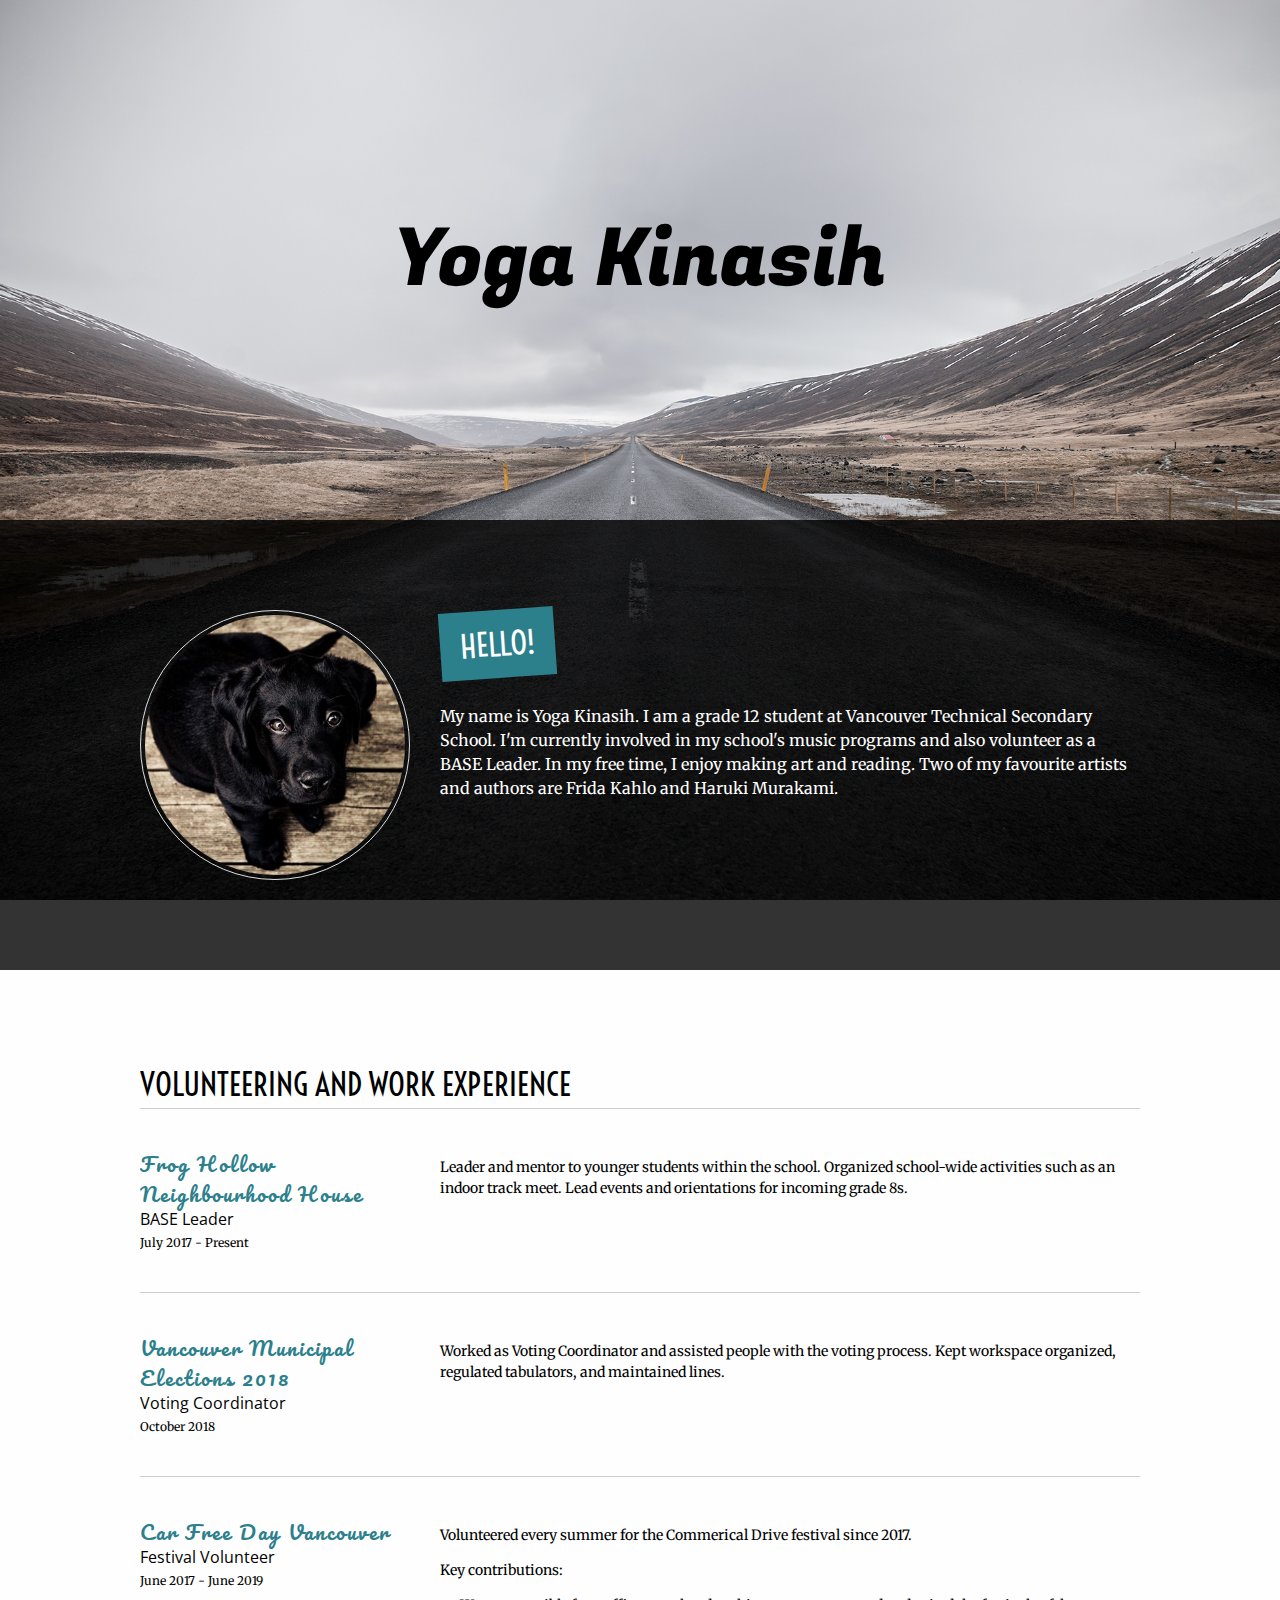
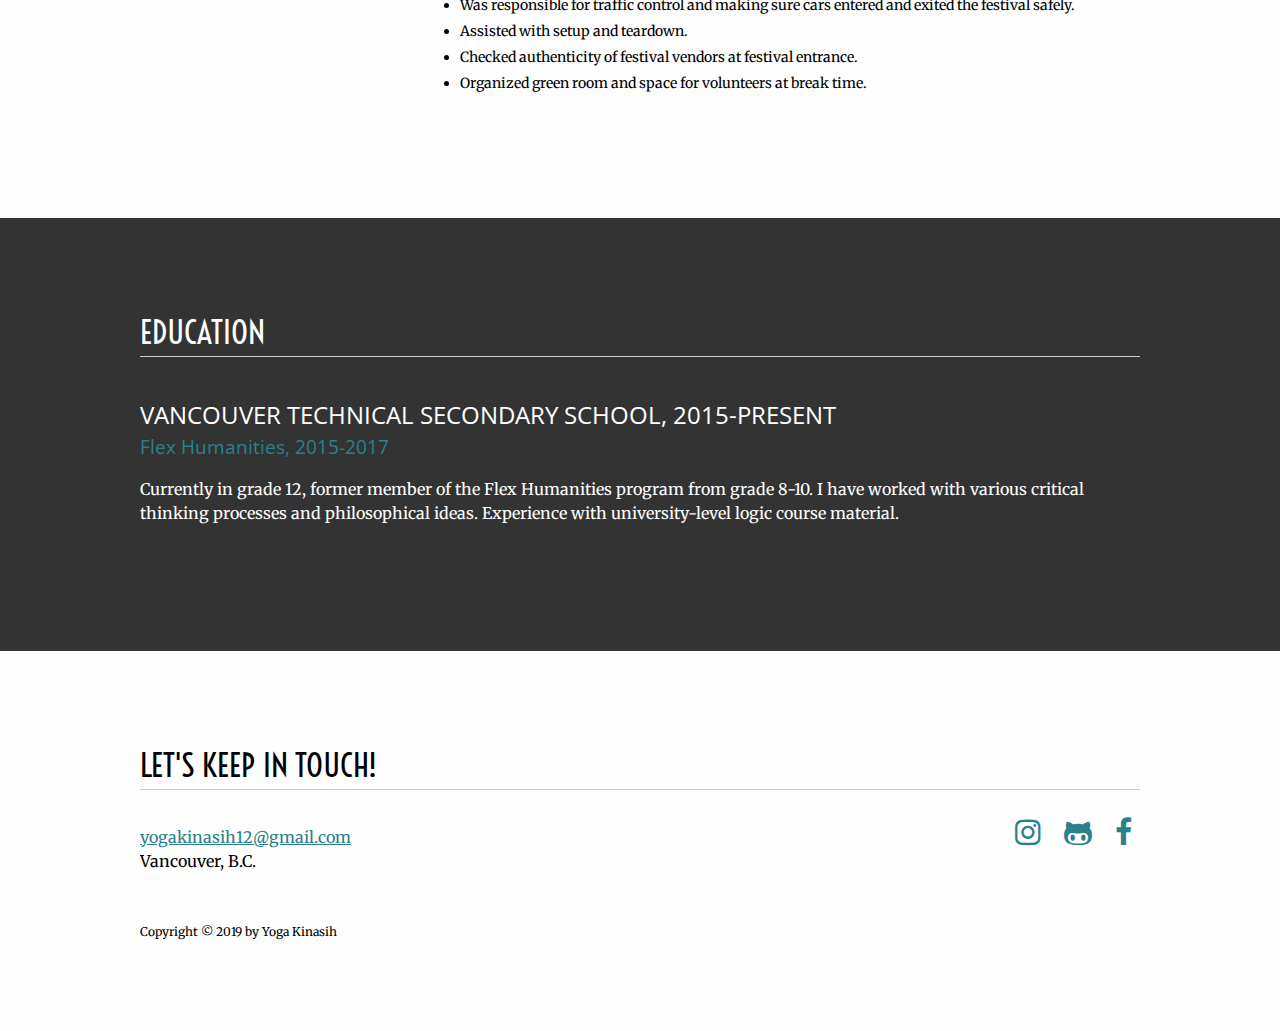
<file: index.html>
<!DOCTYPE html>
<html lang="en">
  <head>
    <meta charset="UTF-8">
    <meta name="viewport" content="width=device-width, initial-scale=1.0">
    <title>Yoga Kinasih</title>

    <!-- These are the fonts linked from Google. If you create a new fonts link in google fonts, change it here.  -->
    <link href='http://fonts.googleapis.com/css?family=Open+Sans:400,600|Merriweather|Pacifico' rel='stylesheet' type='text/css'>
    <link href="http://maxcdn.bootstrapcdn.com/font-awesome/4.1.0/css/font-awesome.min.css" rel="stylesheet">

    <!-- OUR STYLESHEET LINK HERE -->
    <link rel="stylesheet" href="css/style.css">
  </head>
  <body>


    <!-- EX. 1: Change the content between the HTML tags below with your information. Try changing all of the sections: the header, profile, work experience, etc..
      -->
    <!-- HEADER -->

    <header>
      <link href="https://fonts.googleapis.com/css?family=Fugaz+One&display=swap" rel="stylesheet">
      <h1>Yoga Kinasih</h1>
      <link href="https://fonts.googleapis.com/css?family=Voltaire&display=swap" rel="stylesheet">
    </header>


    <!-- ABOUT ME / PROFILE -->
    <section class="profile">
      <div class="content-wrap">
        <img class="profile-image" src="images/doggy.jpg" alt="">
        <div class="summary">
          <h1>Hello!</h1>
          <p>My name is Yoga Kinasih. I am a grade 12 student at Vancouver Technical Secondary School. I'm currently involved in my school's music programs and also volunteer as a BASE Leader. In my free time, I enjoy making art and reading. Two of my favourite artists and authors are Frida Kahlo and Haruki Murakami.</p>
        </div>
      </div>
    </section>


    <!-- WORK EXPERIENCE -->

    <!-- NOTE: Be careful when deleting and adding elements. Every "item" of experience is inside of a div with the class of item (<div class="item"></div>). When you want to delete a whole item, make sure you delete everything including the tags for div class="item"></div> When adding a new item, copy the one above and paste it and then change the words between the tags. -->
    <section class="work-experience">
      <div class="content-wrap">
        <h1>Volunteering and Work Experience</h1>

      <!-- The full work experience item starts here -->
        <div class="item">
          <div class="details">
            <h2 class="company">Frog Hollow Neighbourhood House</h2>
            <h3>BASE Leader</h3>
            <p class="date">July 2017 - Present</p>
          </div>
          <div class="description">
            <p>Leader and mentor to younger students within the school. Organized school-wide activities such as an indoor track meet. Lead events and orientations for incoming grade 8s. </p>
          </div>
        </div> <!-- Item ends here -->

        <div class="item">
          <div class="details">
            <h2 class="company">Vancouver Municipal Elections 2018</h2>
            <h3>Voting Coordinator</h3>
            <p class="date">October 2018</p>
          </div>
          <div class="description">
            <p>Worked as Voting Coordinator and assisted people with the voting process. Kept workspace organized, regulated tabulators, and maintained lines.</p>
          </div>
        </div> <!-- Item ends here -->

        <div class="item">
          <div class="details">
            <h2 class="company">Car Free Day Vancouver</h2>
            <h3>Festival Volunteer</h3>
            <p class="date">June 2017 - June 2019</p>
          </div>
          <div class="description">
            <p>Volunteered every summer for the Commerical Drive festival since 2017.</p>
            <p>Key contributions:</p>
            <ul>
              <li>Was responsible for traffic control and making sure cars entered and exited the festival safely.</li>
              <li>Assisted with setup and teardown.</li>
              <li>Checked authenticity of festival vendors at festival entrance.</li>
              <li>Organized green room and space for volunteers at break time.</li>
            </ul>
          </div>
        </div> <!-- Item ends here -->
      </div>
  </section>

    <!-- EDUCATION -->
    <section class="education">
      <div class="content-wrap">
        <h1>Education</h1>
        <!-- Go ahead and add your high school graduation information and any other educational experience you've had that is relevant: for example, your experiences at teen:clubs! -->
        <div class="item">
          <h2>Vancouver Technical Secondary School, 2015-Present</h2>
          <h3>Flex Humanities, 2015-2017</h3>
          <p>Currently in grade 12, former member of the Flex Humanities program from grade 8-10. I have worked with various critical thinking processes and philosophical ideas. Experience with university-level logic course material.</p>
        </div> <!-- Item ends here -->
      </div>
    </section>

    <!-- CONTACT INFO -->
    <section class="contact">
      <div class="content-wrap">
        <h1>Let's keep in touch!</h1>
        <!-- Note: If you don't have a profile for all of these social media sites, delete the link. -->
        <div class="social">
          <a href="#" title="Instagram"><i class="fa fa-instagram"></i></a>
          <!-- don't delete github because you're getting an account later in the class -->
          <a href="#" title="Github"><i class="fa fa-github-alt"></i></a>
          <a href="#" title="Facebook"><i class="fa fa-facebook"></i></a>
        </div>

        <!-- Only put down the contact information you're comfortable with. You're not required to add your real address. Just e-mail is ok.  -->
        <p><a href="mailto:yogakinasih12@gmail.com">yogakinasih12@gmail.com</a></p>
        Vancouver, B.C.</p>

        <footer>
          <p class="copyright">Copyright &#169; 2019 by Yoga Kinasih</p>
        </footer>
      </div>
    </section>
  </body>
</html>
</file>
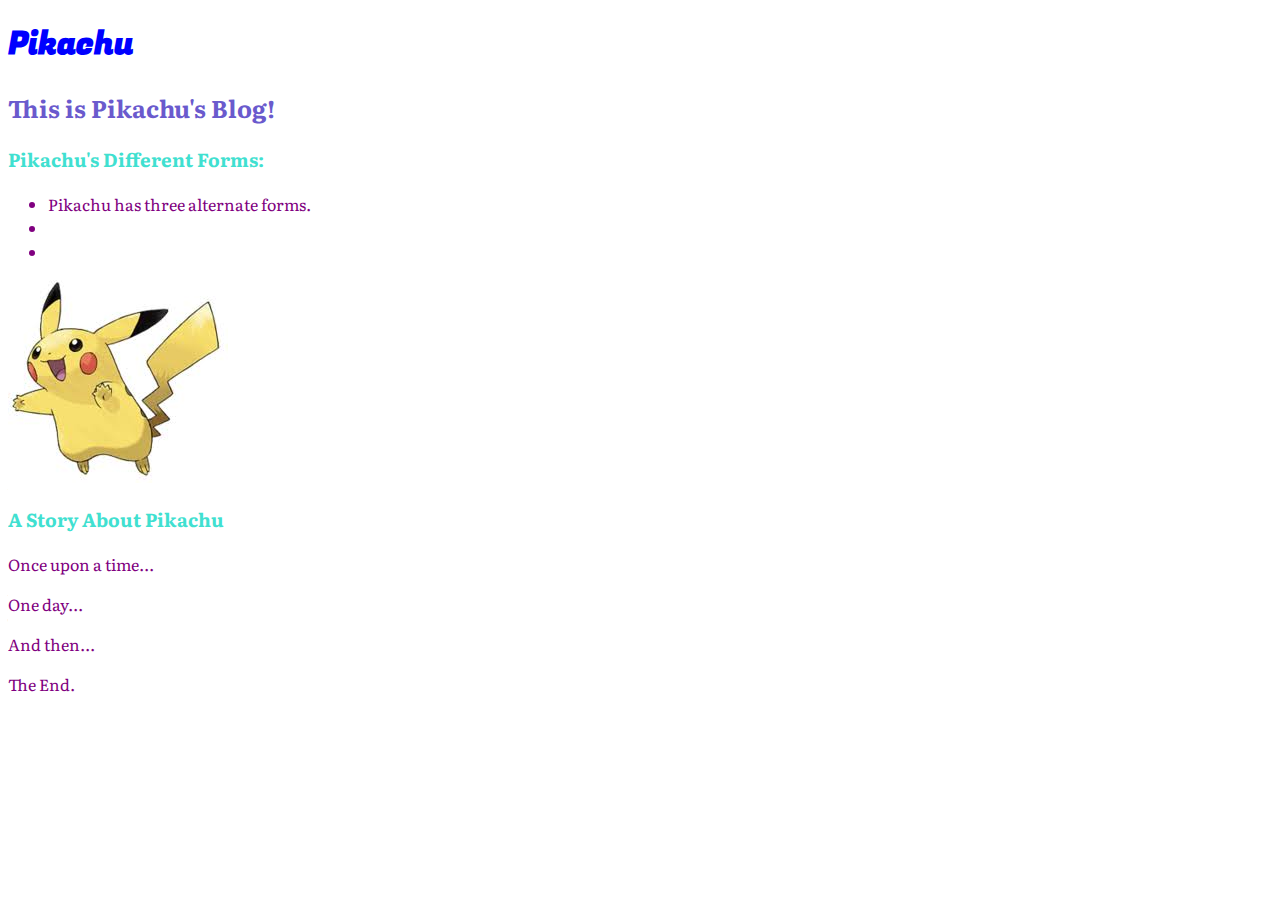
<file: index-2.html>
<!DOCTYPE html>
<html lang="en" dir="ltr">
  <head>
    <meta charset="utf-8">
    <title>Pikachu</title>
    <link rel="stylesheet" href="pokemon.css">
    <link href="https://fonts.googleapis.com/css?family=Fugaz+One&display=swap" rel="stylesheet">
  </head>
  <body>
    <header>
      <h1>Pikachu</h1>
      <h2>This is Pikachu's Blog!</h2>
      <link href="https://fonts.googleapis.com/css?family=Literata&display=swap" rel="stylesheet">
    </header>
    <section>
      <h3>Pikachu's Different Forms:</h3>
      <ul>
        <li>Pikachu has three alternate forms.</li>
        <li></li>
        <li></li>
      </ul>
      <img src="[data-uri]"
    </section>
    <section>
      <h3>A Story About Pikachu</h3>
      <p>Once upon a time...</p>
      <p>One day...</p>
      <p>And then...</p>
      <p>The End.</p>
    </section>
  </body>
</html>
</file>
<file: css/style.css>
/*---------------------------------------
Template created by Christina Truong
for Ladies Learning Code
http://ladieslearningcode.com
http://christinatruong.com
-----------------------------------------*/


/* GLOBAL STYLES
-----------------*/
/* apply a natural box layout model to all elements */
*, *:before, *:after {
  box-sizing: border-box;
}

body {
  /*This determines the font style for the paragraphs and text of the website.*/
  font-family: "Merriweather", serif;
  line-height: 1.5;
  /*To change the background image, change the file name in the url below*/
  background: url(../images/background-5.jpg) no-repeat fixed 50%;
  background-size: cover;
  padding: 0;
  margin: 0;
}

h1, h2, h3, h4 {
  /*This is the font for headings*/
  font-family: "Open Sans", sans-serif;
  font-weight: 400;
  margin: 0;
}
section h1,
header h2 {
  text-transform: uppercase;
}
header h1 {
  /*This is the fancy font for your main heading*/
  font-family: 'Fugaz One', cursive;

  /*Make your main heading bigger or smaller by changing the number below.*/
  font-size: 80px;
}
header h2,
section h1 {
  font-size: 32px;
  font-family: 'Voltaire', sans-serif;
}
section h1 {
  border-bottom: 1px solid #ccc;
  margin-bottom: 20px;
}

/* every other section element,
starting with the second section */
section:nth-child(2n+1) {
  background: #fefefe;
}
section:nth-child(2n+2) {
  color: #fff;
  background: rgba(0, 0, 0, 0.8);
}

/*Below determines the color of links on the site.*/
a {
  color: #2C808C;
}

/*Below you change what color links will change to when you hover over them.*/
a:hover {
  color: white;
  text-decoration: none;
}

ul {
  padding-left: 20px;
}
ul li {
  margin-bottom: 5px;
}

.content-wrap {
  width: 80%;
  max-width: 1000px;
  margin: 0 auto;
  padding: 90px 0;
  overflow: auto;
}


/* HEADER
----------*/
header {
  text-align: center;
  padding: 200px 50px;
}


/* ABOUT ME / PROFILE
----------------------*/
/*Change the way the word "Hello" looks by change the background: property color. */
.profile h1 {
  background: #2C808C;
  display: inline-block;
  padding: 10px 20px;
  transform: rotate(-4deg);
  margin-bottom: 10px;
  border: none;
}
.profile .summary {
  float: left;
  width: 70%;
}
.profile-image {
  float: left;
  width: 27%;
  margin-right: 3%;
  padding: 4px;
  border: 1px solid #ddd;
  border-radius: 50%;
}


/* WORK EXPERIENCE & EDUCATION
-------------------------------*/
/* job & education entries */
.item {
  overflow: hidden;
  border-bottom: 1px solid #ccc;
  margin-bottom: 20px;
  padding: 20px 0;
}
.item:last-child {
  border-bottom: none;
  margin-bottom: 0;
}


/* WORK EXPERIENCE
-------------------*/
.work-experience .date {
  margin: 5px 0 20px 0;
  font-size: 12px;
}
.work-experience h3 {
  line-height: 1.25;
  font-size: 16px;
}
.work-experience a:hover {
  color: black;
}
.work-experience .details {
  float: left;
  width: 30%;
  padding-right: 30px;
}
.work-experience .description {
  font-size: 14px;
  width: 70%;
  float: right;
  margin-top: 5px;
}
.work-experience .description p:first-child {
  margin-top: 3px;
}

.company {
  /*These are the styles for the name of the places your worked in the Work Experience section*/
  font-family: "Pacifico", Georgia, cursive;
  font-size: 20px;
  letter-spacing: 0.1em;
  color: #2C808C;
}

/* EDUCATION
-------------*/
.education h2 {
  text-transform: uppercase;
}
.education h3 {
  color: #2C808C;
}


/* CONTACT & FOOTER
--------------------*/
.contact {
  background: #111;
}
.contact p {
  margin: 0;
}
.contact p:first-of-type {
  margin-top: 35px;
}
.contact .social {
  width: 50%;
  float: right;
  text-align: right;
  font-size: 30px;
}
.contact .social a {
  margin: 0 8px;
}

footer {
  clear: both;
  font-size: 12px;
  margin-top: 50px;
}



/* MEDIA QUERIES
--------------------*/
@media (max-width: 800px) {
  /* this is here just for testing */
  body {
    /*color: blue;*/
  }
  /* About section */
  .profile-image {
    width: 48%;
    float: right;
    margin: 0 0 15px 2%;
  }
  .profile .summary {
    width: auto; /* resets the width setting */
    /* or could also use width: 50% - if you don't want the text to wrap */
    float: none; /* removes the float */
  }
  .work-experience .details {
    float: none; /* removed float */
    width: 100%; /* auto will work as well */
    padding-right: 0px; /* don't need padding anymore now that it spans across the page */
  }
  .work-experience .description {
    width: 100%;
    float: none; /* removed float */
  }
}
@media (max-width: 600px) {
  header {
    padding: 75px 40px;
  }
  header h1 {
    font-size: 45px;
  }
  header h2,
  section h1 {
    font-size: 24px;
  }
  .education h2 {
    font-size: 18px;
  }
  .contact .social {
    width: 100%;
    float: left;
    text-align: left;
    margin-bottom: 20px;
  }
}
</file>
<file: pokemon.css>
h1 {
  color: blue;
  font-family: 'Fugaz One', cursive;

}
h2 {
  color: slateblue;
  font-family: 'Literata', serif;
}
h3 {
  color: turquoise;
  font-family: 'Literata', serif;
}
li {
  color: purple;
  font-family: 'Literata', serif;
}
p {
  color: purple;
  font-family: 'Literata', serif;
}
</file>
